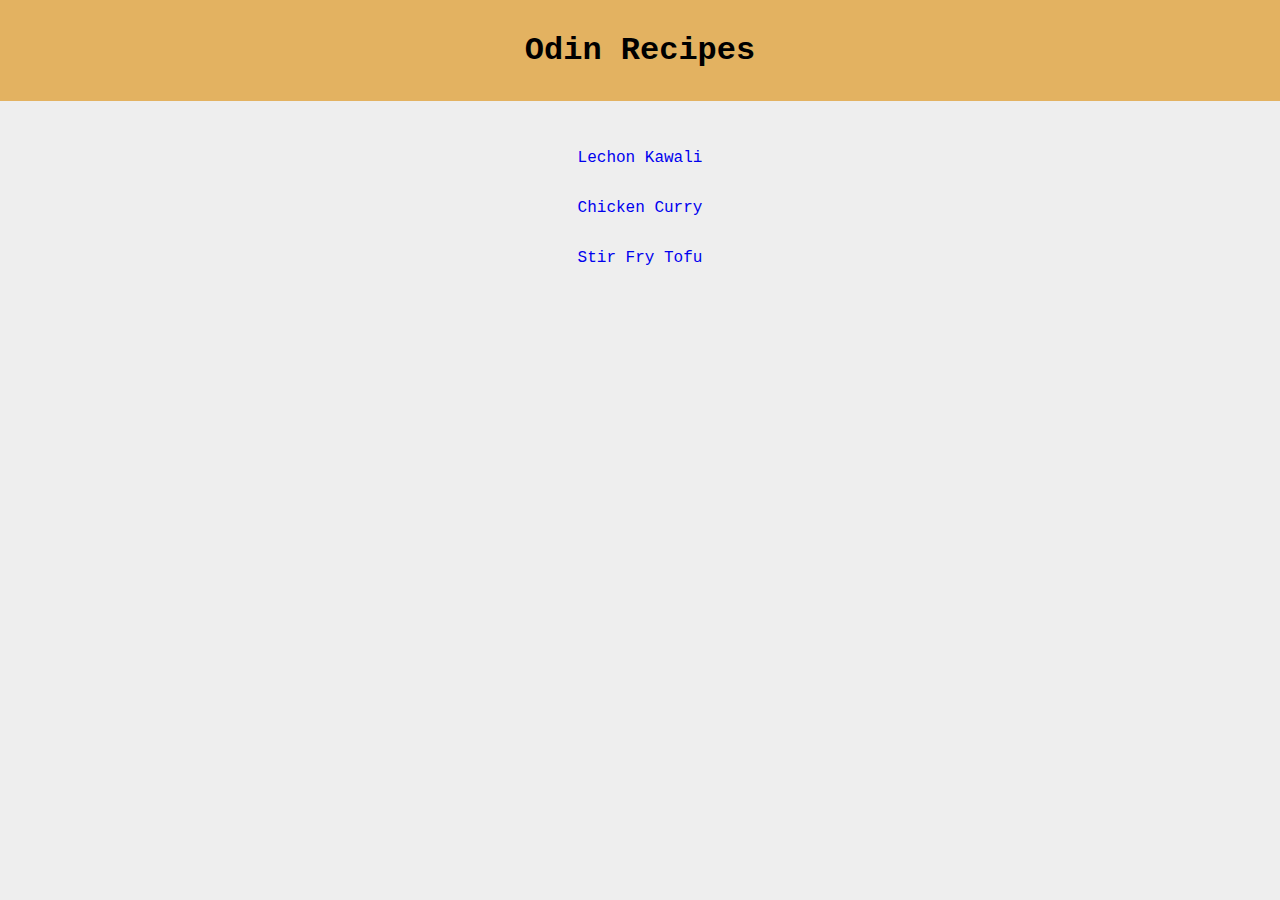
<file: index.html>
<!DOCTYPE html>
<html lang="en">
<head>
    <meta charset="UTF-8">
    <meta name="viewport" content="width=device-width, initial-scale=1.0">
    <title>Odin Recipes</title>
    <link rel="stylesheet" href="styles.css">
</head>
<body>
    <h1>Odin Recipes</h1>
    <div class="recipes">
        <a href="recipes/lechonkawali.html">Lechon Kawali</a>
        <a href="recipes/chickencurry.html">Chicken Curry</a>
        <a href="recipes/stirfrytofu.html">Stir Fry Tofu</a>
    </div>
</body>
</html>
</file>
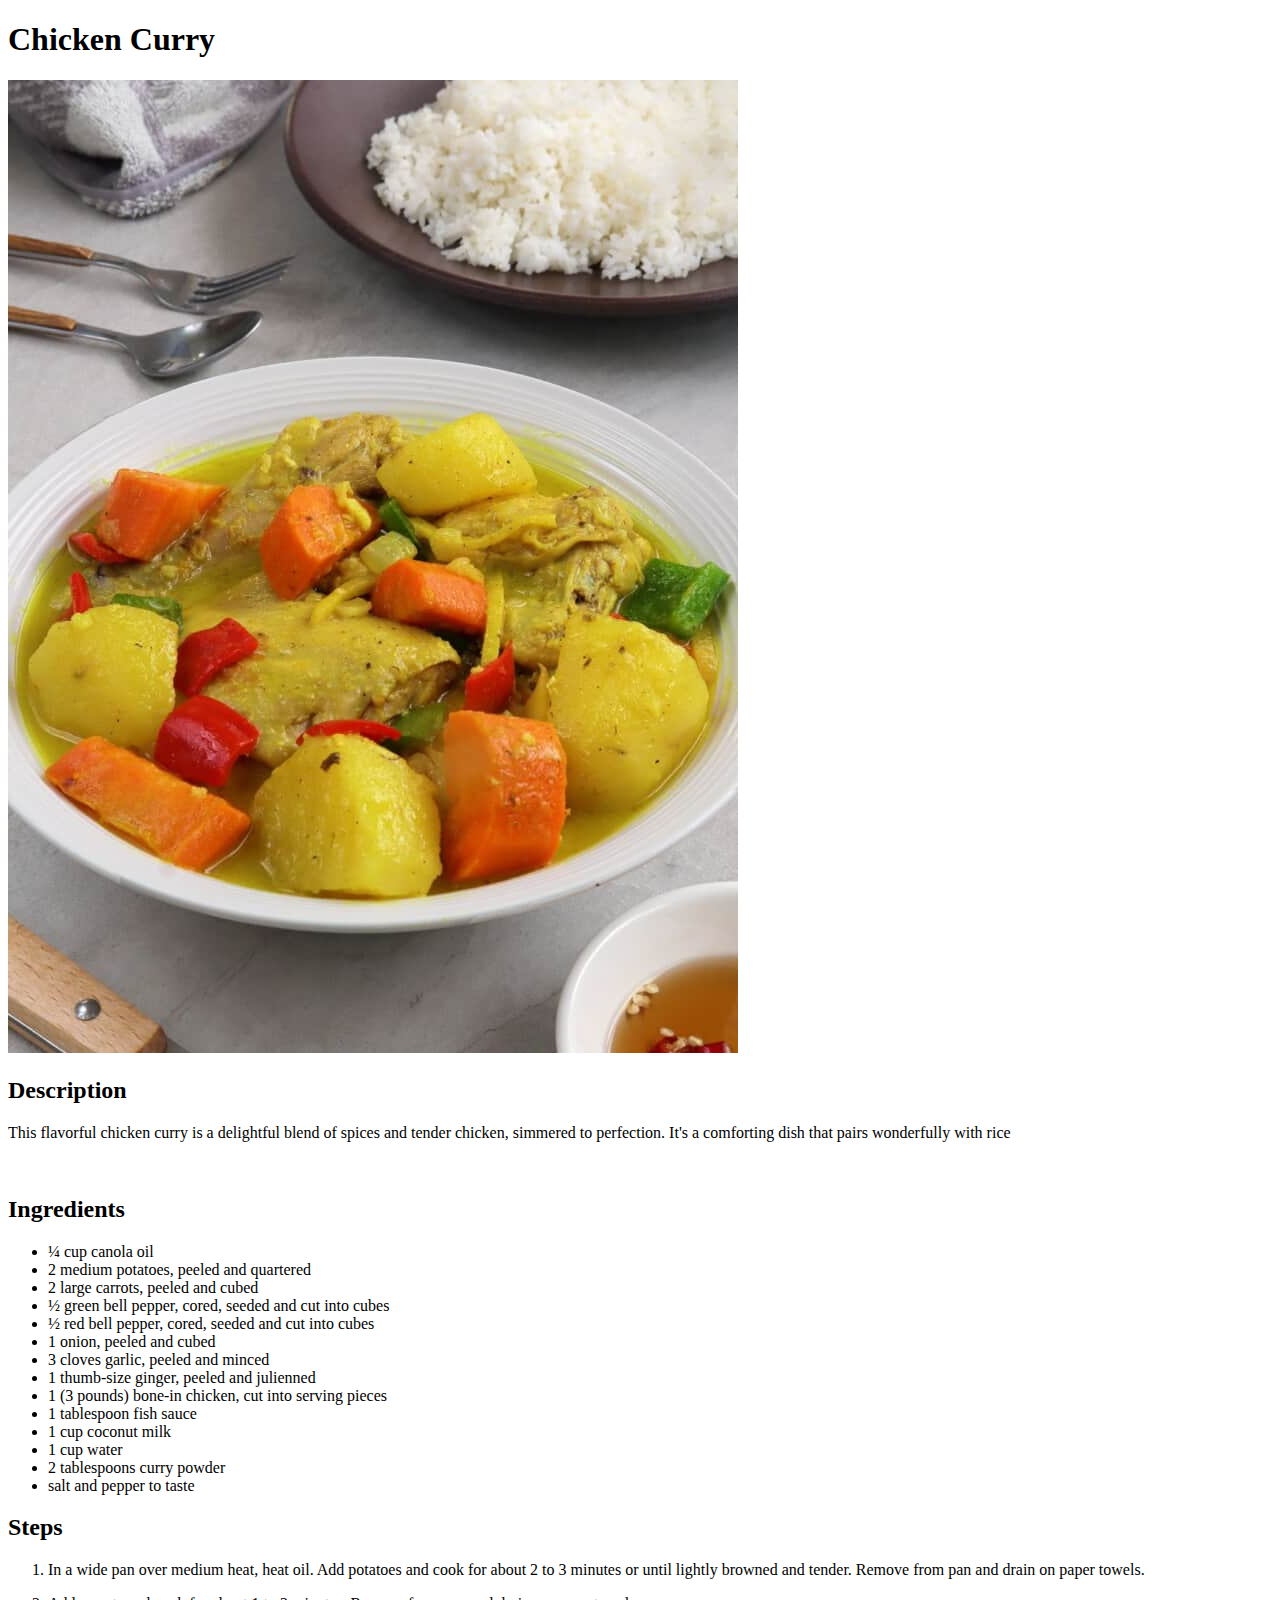
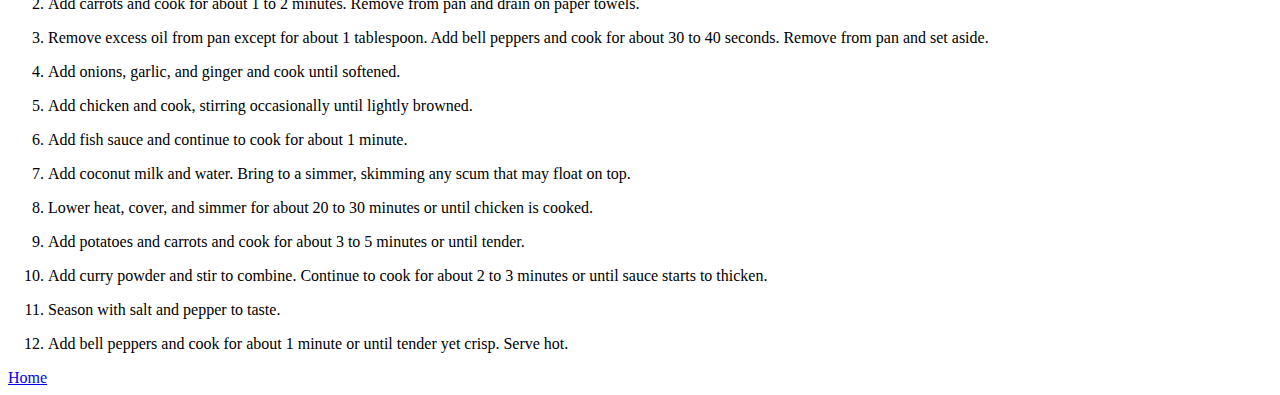
<file: recipes/chickencurry.html>
<!DOCTYPE html>
<html lang="en">
<head>
    <meta charset="UTF-8">
    <meta name="viewport" content="width=device-width, initial-scale=1.0">
    <title>Chicken Curry</title>
</head>
<body>
    <h1>Chicken Curry</h1>
    <img src="../images/ChickenCurry.jpg" alt="Chicken Curry">
    <h2>Description</h2>
    <p>This flavorful chicken curry is a delightful blend of spices and tender chicken, simmered to perfection. It's a comforting dish that pairs wonderfully with rice</p>
    <br>
    <h2>Ingredients</h2>
    <ul>
        <li>¼ cup canola oil</li>
        <li>2 medium potatoes, peeled and quartered</li>
        <li>2 large carrots, peeled and cubed</li>
        <li>½ green bell pepper, cored, seeded and cut into cubes</li>
        <li>½ red bell pepper, cored, seeded and cut into cubes</li>
        <li>1 onion, peeled and cubed</li>
        <li>3 cloves garlic, peeled and minced</li>
        <li>1 thumb-size ginger, peeled and julienned</li>
        <li>1 (3 pounds) bone-in chicken, cut into serving pieces</li>
        <li>1 tablespoon fish sauce</li>
        <li>1 cup coconut milk</li>
        <li>1 cup water</li>
        <li>2 tablespoons curry powder</li>
        <li>salt and pepper to taste</li>
    </ul>
    <h2>Steps</h2>
    <ol>
        <li>
            <p>In a wide pan over medium heat, heat oil. Add potatoes and cook for about 2 to 3 minutes or until lightly browned and tender. Remove from pan and drain on paper towels.</p>
        </li>
        <li>
            <p>Add carrots and cook for about 1 to 2 minutes. Remove from pan and drain on paper towels.</p>
        </li>
        <li>
            <p>Remove excess oil from pan except for about 1 tablespoon. Add bell peppers and cook for about 30 to 40 seconds. Remove from pan and set aside. </p>
        </li>
        <li>
            <p>Add onions, garlic, and ginger and cook until softened. </p>
        </li>
        <li>
            <p>Add chicken and cook, stirring occasionally until lightly browned.</p>
        </li>
        <li>
            <p>Add fish sauce and continue to cook for about 1 minute.</p>
        </li>
        <li>
            <p>Add coconut milk and water. Bring to a simmer, skimming any scum that may float on top.</p>
        </li>
        <li>
            <p>Lower heat, cover, and simmer for about 20 to 30 minutes or until chicken is cooked.</p>
        </li>
        <li>
            <p>Add potatoes and carrots and cook for about 3 to 5 minutes or until tender.</p>
        </li>
        <li>
            <p>Add curry powder and stir to combine. Continue to cook for about 2 to 3 minutes or until sauce starts to thicken. </p>
        </li>
        <li>
            <p>Season with salt and pepper to taste. </p>
        </li>
        <li>
            <p>Add bell peppers and cook for about 1 minute or until tender yet crisp. Serve hot.</p>
        </li>
    </ol>
    <a href="../index.html">Home</a>
</body>
</html>
</file>
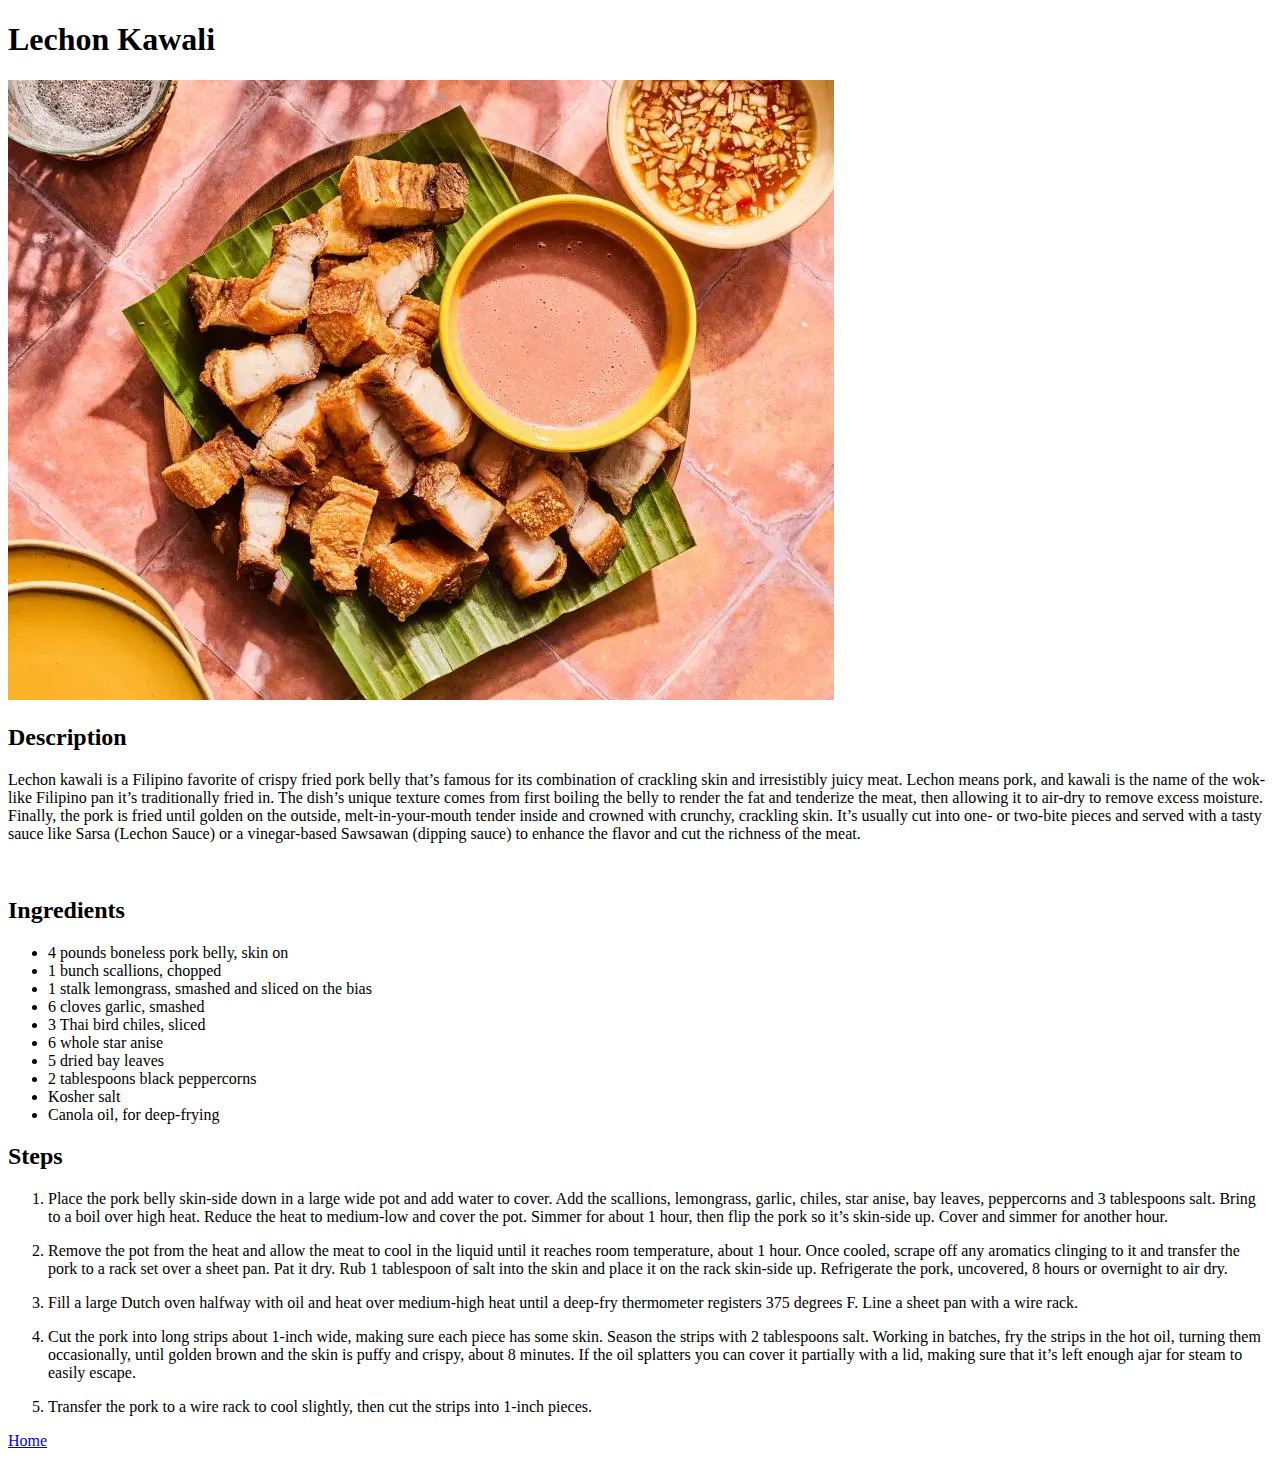
<file: recipes/lechonkawali copy 2.html>
<!DOCTYPE html>
<html lang="en">
<head>
    <meta charset="UTF-8">
    <meta name="viewport" content="width=device-width, initial-scale=1.0">
    <title>Lechon Kawali</title>
</head>
<body>
    <h1>Lechon Kawali</h1>
    <img src="../images/LechonKawali.webp" alt="Lechon Kawali">
    <h2>Description</h2>
    <p>Lechon kawali is a Filipino favorite of crispy fried pork belly that’s famous for its combination of crackling skin and irresistibly juicy meat. Lechon means pork, and kawali is the name of the wok-like Filipino pan it’s traditionally fried in. The dish’s unique texture comes from first boiling the belly to render the fat and tenderize the meat, then allowing it to air-dry to remove excess moisture. Finally, the pork is fried until golden on the outside, melt-in-your-mouth tender inside and crowned with crunchy, crackling skin. It’s usually cut into one- or two-bite pieces and served with a tasty sauce like Sarsa (Lechon Sauce) or a vinegar-based Sawsawan (dipping sauce) to enhance the flavor and cut the richness of the meat. </p>
    <br>
    <h2>Ingredients</h2>
    <ul>
        <li>4 pounds boneless pork belly, skin on</li>
        <li>1 bunch scallions, chopped</li>
        <li>1 stalk lemongrass, smashed and sliced on the bias</li>
        <li>6 cloves garlic, smashed</li>
        <li>3 Thai bird chiles, sliced</li>
        <li>6 whole star anise</li>
        <li>5 dried bay leaves</li>
        <li>2 tablespoons black peppercorns</li>
        <li>Kosher salt</li>
        <li>Canola oil, for deep-frying</li>
    </ul>
    <h2>Steps</h2>
    <ol>
        <li><p>Place the pork belly skin-side down in a large wide pot and add water to cover. Add the scallions, lemongrass, garlic, chiles, star anise, bay leaves, peppercorns and 3 tablespoons salt. Bring to a boil over high heat. Reduce the heat to medium-low and cover the pot. Simmer for about 1 hour, then flip the pork so it’s skin-side up. Cover and simmer for another hour.</p></li>
        <li><p>Remove the pot from the heat and allow the meat to cool in the liquid until it reaches room temperature, about 1 hour. Once cooled, scrape off any aromatics clinging to it and transfer the pork to a rack set over a sheet pan. Pat it dry. Rub 1 tablespoon of salt into the skin and place it on the rack skin-side up. Refrigerate the pork, uncovered, 8 hours or overnight to air dry. </p></li>
        <li><p>Fill a large Dutch oven halfway with oil and heat over medium-high heat until a deep-fry thermometer registers 375 degrees F. Line a sheet pan with a wire rack. </p></li>
        <li><p>Cut the pork into long strips about 1-inch wide, making sure each piece has some skin. Season the strips with 2 tablespoons salt. Working in batches, fry the strips in the hot oil, turning them occasionally, until golden brown and the skin is puffy and crispy, about 8 minutes. If the oil splatters you can cover it partially with a lid, making sure that it’s left enough ajar for steam to easily escape. </p></li>
        <li><p>Transfer the pork to a wire rack to cool slightly, then cut the strips into 1-inch pieces. </p></li>
    </ol>
    <a href="../index.html">Home</a>
</body>
</html>
</file>
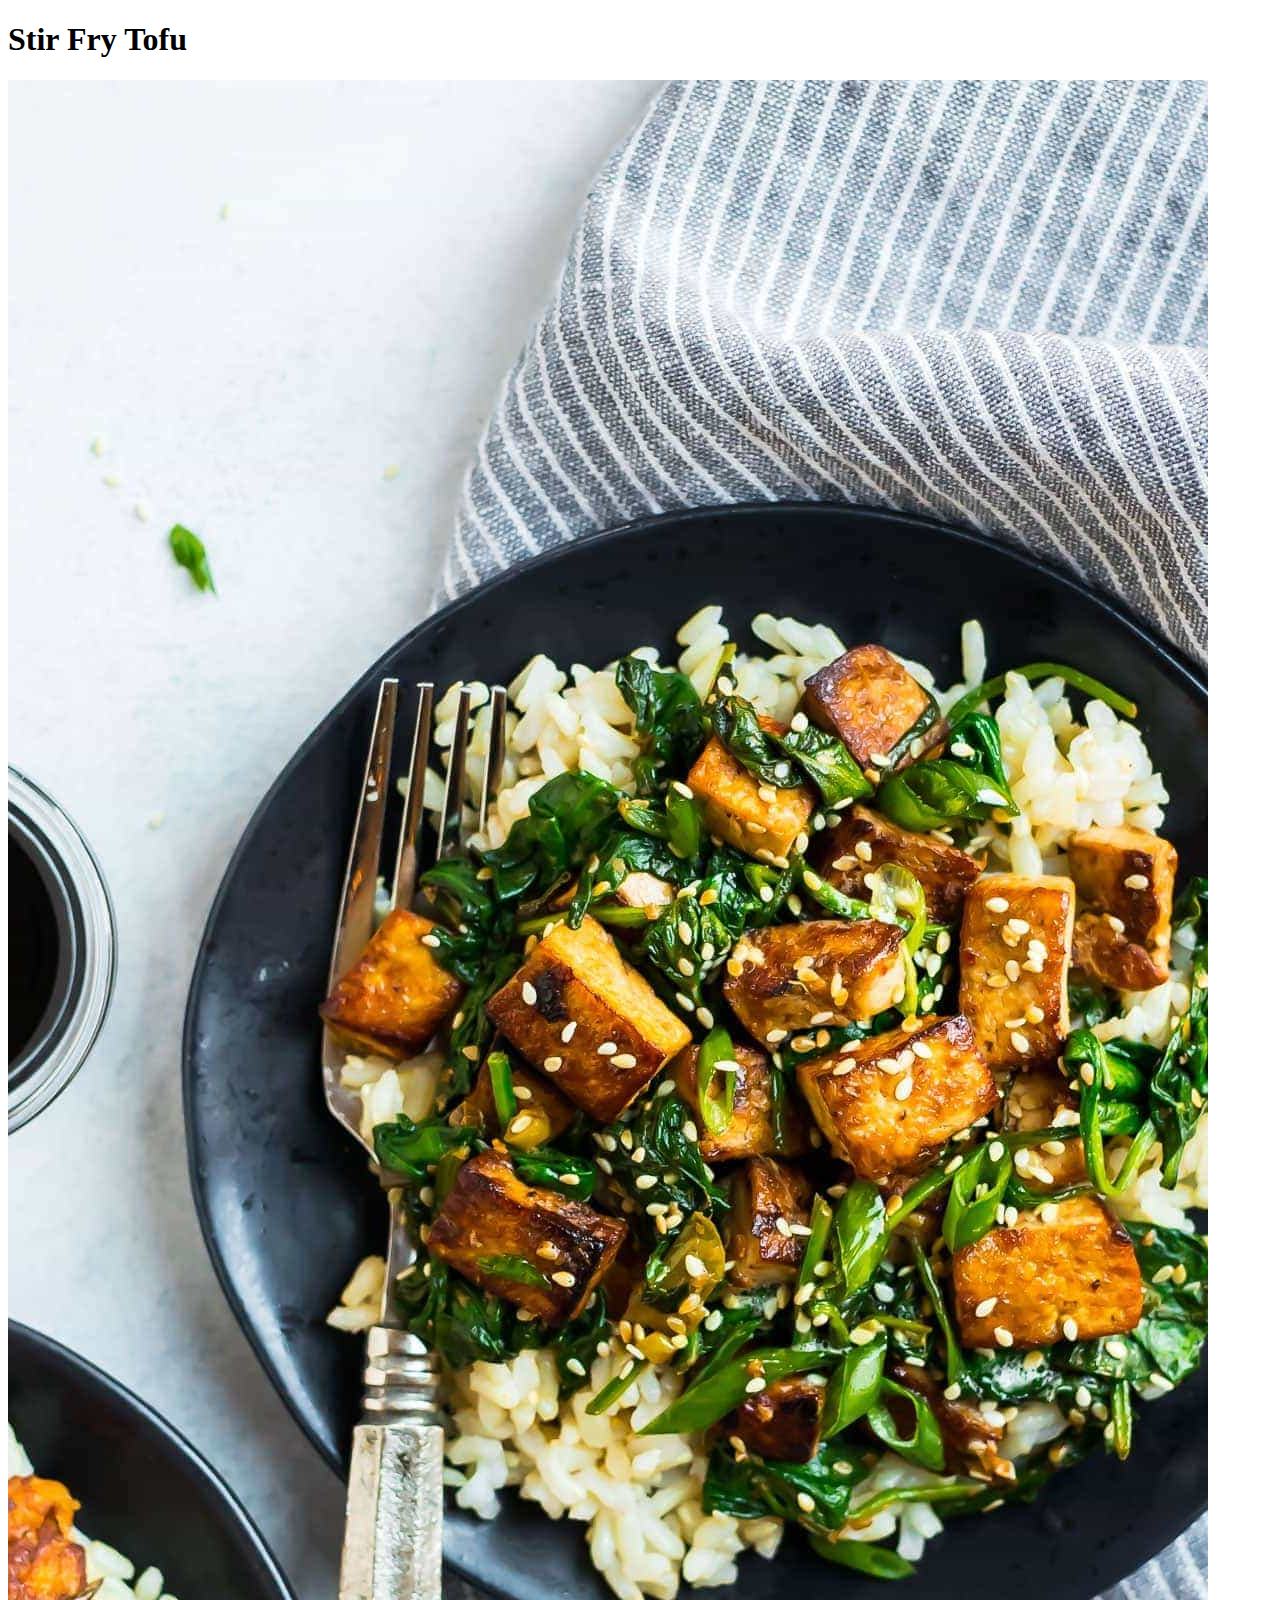
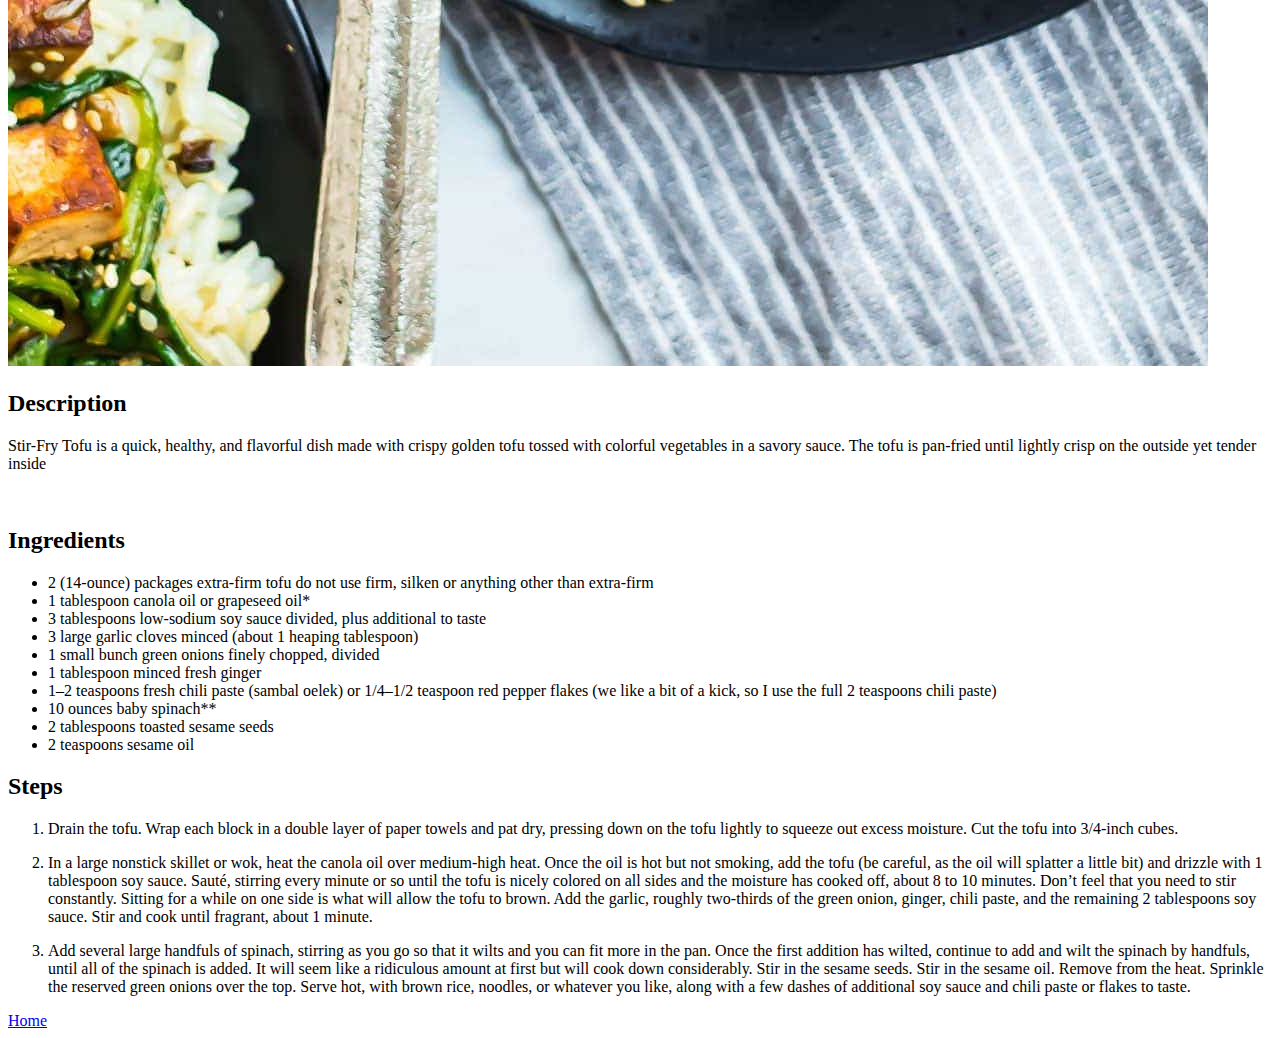
<file: recipes/stirfrytofu.html>
<!DOCTYPE html>
<html lang="en">
<head>
    <meta charset="UTF-8">
    <meta name="viewport" content="width=device-width, initial-scale=1.0">
    <title>Stir Fry Tofu</title>
</head>
<body>
    <h1>Stir Fry Tofu</h1>
    <img src="../images/StirFryTofu.jpg" alt="Stir Fry Tofu">
    <h2>Description</h2>
    <p>Stir-Fry Tofu is a quick, healthy, and flavorful dish made with crispy golden tofu tossed with colorful vegetables in a savory sauce. The tofu is pan-fried until lightly crisp on the outside yet tender inside</p>
    <br>
    <h2>Ingredients</h2>
    <ul>
        <li>2 (14-ounce) packages extra-firm tofu do not use firm, silken or anything other than extra-firm</li>
        <li>1 tablespoon canola oil or grapeseed oil*</li>
        <li>3 tablespoons low-sodium soy sauce divided, plus additional to taste</li>
        <li>3 large garlic cloves minced (about 1 heaping tablespoon)</li>
        <li>1 small bunch green onions finely chopped, divided</li>
        <li>1 tablespoon minced fresh ginger</li>
        <li>1–2 teaspoons fresh chili paste (sambal oelek) or 1/4–1/2 teaspoon red pepper flakes (we like a bit of a kick, so I use the full 2 teaspoons chili paste)</li>
        <li>10 ounces baby spinach**</li>
        <li>2 tablespoons toasted sesame seeds</li>
        <li>2 teaspoons sesame oil</li>
    </ul>
    <h2>Steps</h2>
    <ol>
        <li>
            <p>Drain the tofu. Wrap each block in a double layer of paper towels and pat dry, pressing down on the tofu lightly to squeeze out excess moisture. Cut the tofu into 3/4-inch cubes.</p>
        </li>
        <li>
            <p>In a large nonstick skillet or wok, heat the canola oil over medium-high heat. Once the oil is hot but not smoking, add the tofu (be careful, as the oil will splatter a little bit) and drizzle with 1 tablespoon soy sauce. Sauté, stirring every minute or so until the tofu is nicely colored on all sides and the moisture has cooked off, about 8 to 10 minutes. Don’t feel that you need to stir constantly. Sitting for a while on one side is what will allow the tofu to brown. Add the garlic, roughly two-thirds of the green onion, ginger, chili paste, and the remaining 2 tablespoons soy sauce. Stir and cook until fragrant, about 1 minute.</p>
        </li>
        <li>
            <p>Add several large handfuls of spinach, stirring as you go so that it wilts and you can fit more in the pan. Once the first addition has wilted, continue to add and wilt the spinach by handfuls, until all of the spinach is added. It will seem like a ridiculous amount at first but will cook down considerably. Stir in the sesame seeds. Stir in the sesame oil. Remove from the heat. Sprinkle the reserved green onions over the top. Serve hot, with brown rice, noodles, or whatever you like, along with a few dashes of additional soy sauce and chili paste or flakes to taste.</p>
        </li>
    </ol>
    <a href="../index.html">Home</a>
</body>
</html>
</file>
<file: styles.css>
* {
    margin: 0;
    box-sizing: border-box;
}

body {
    text-align: center;
    background-color: #eee;
    font-family: 'Courier New', Courier, monospace;
}

h1 {
    background-color: #E3B261;
    padding: 1em;
    margin-bottom: 0.5em;
}

.recipes {
    padding-top: 1em;
}

a {
    display: block;
    padding: 1em;
    text-decoration: none;
}

a:hover {
    background-color: #777;
}
</file>
